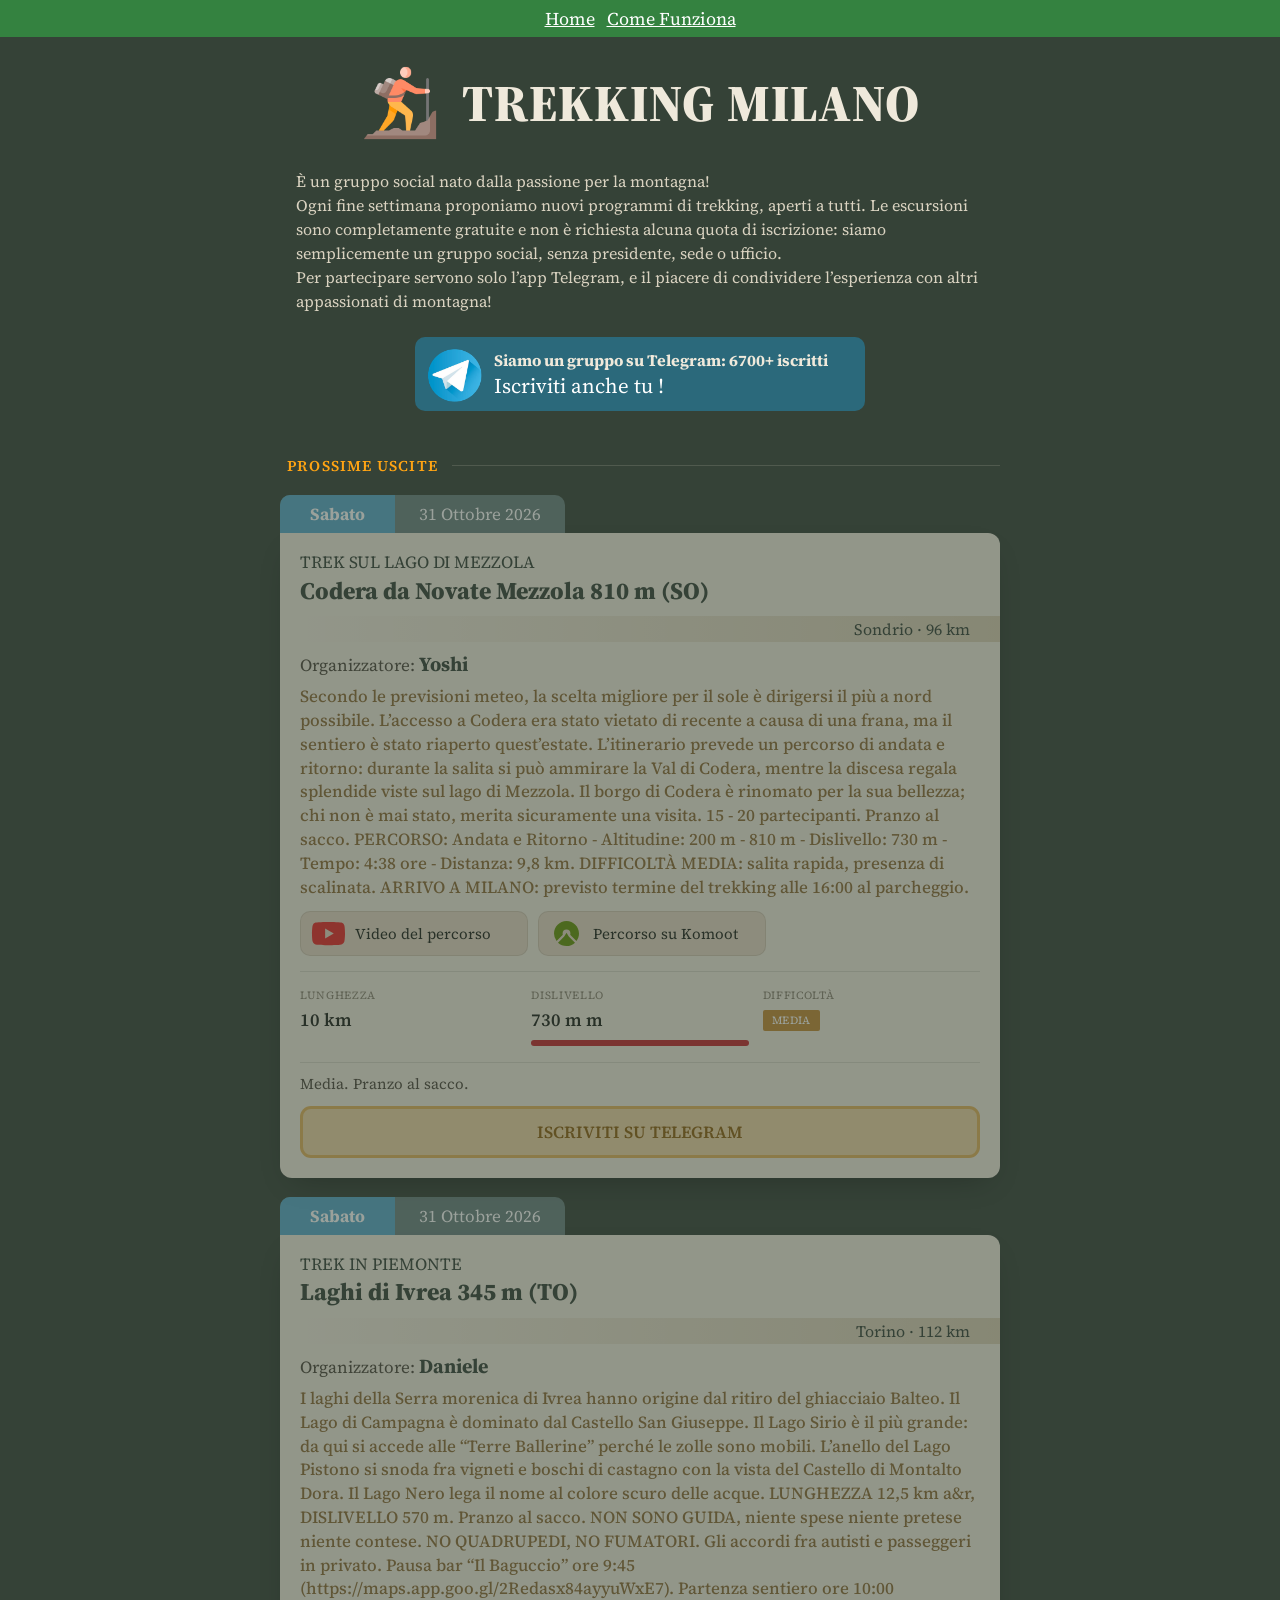
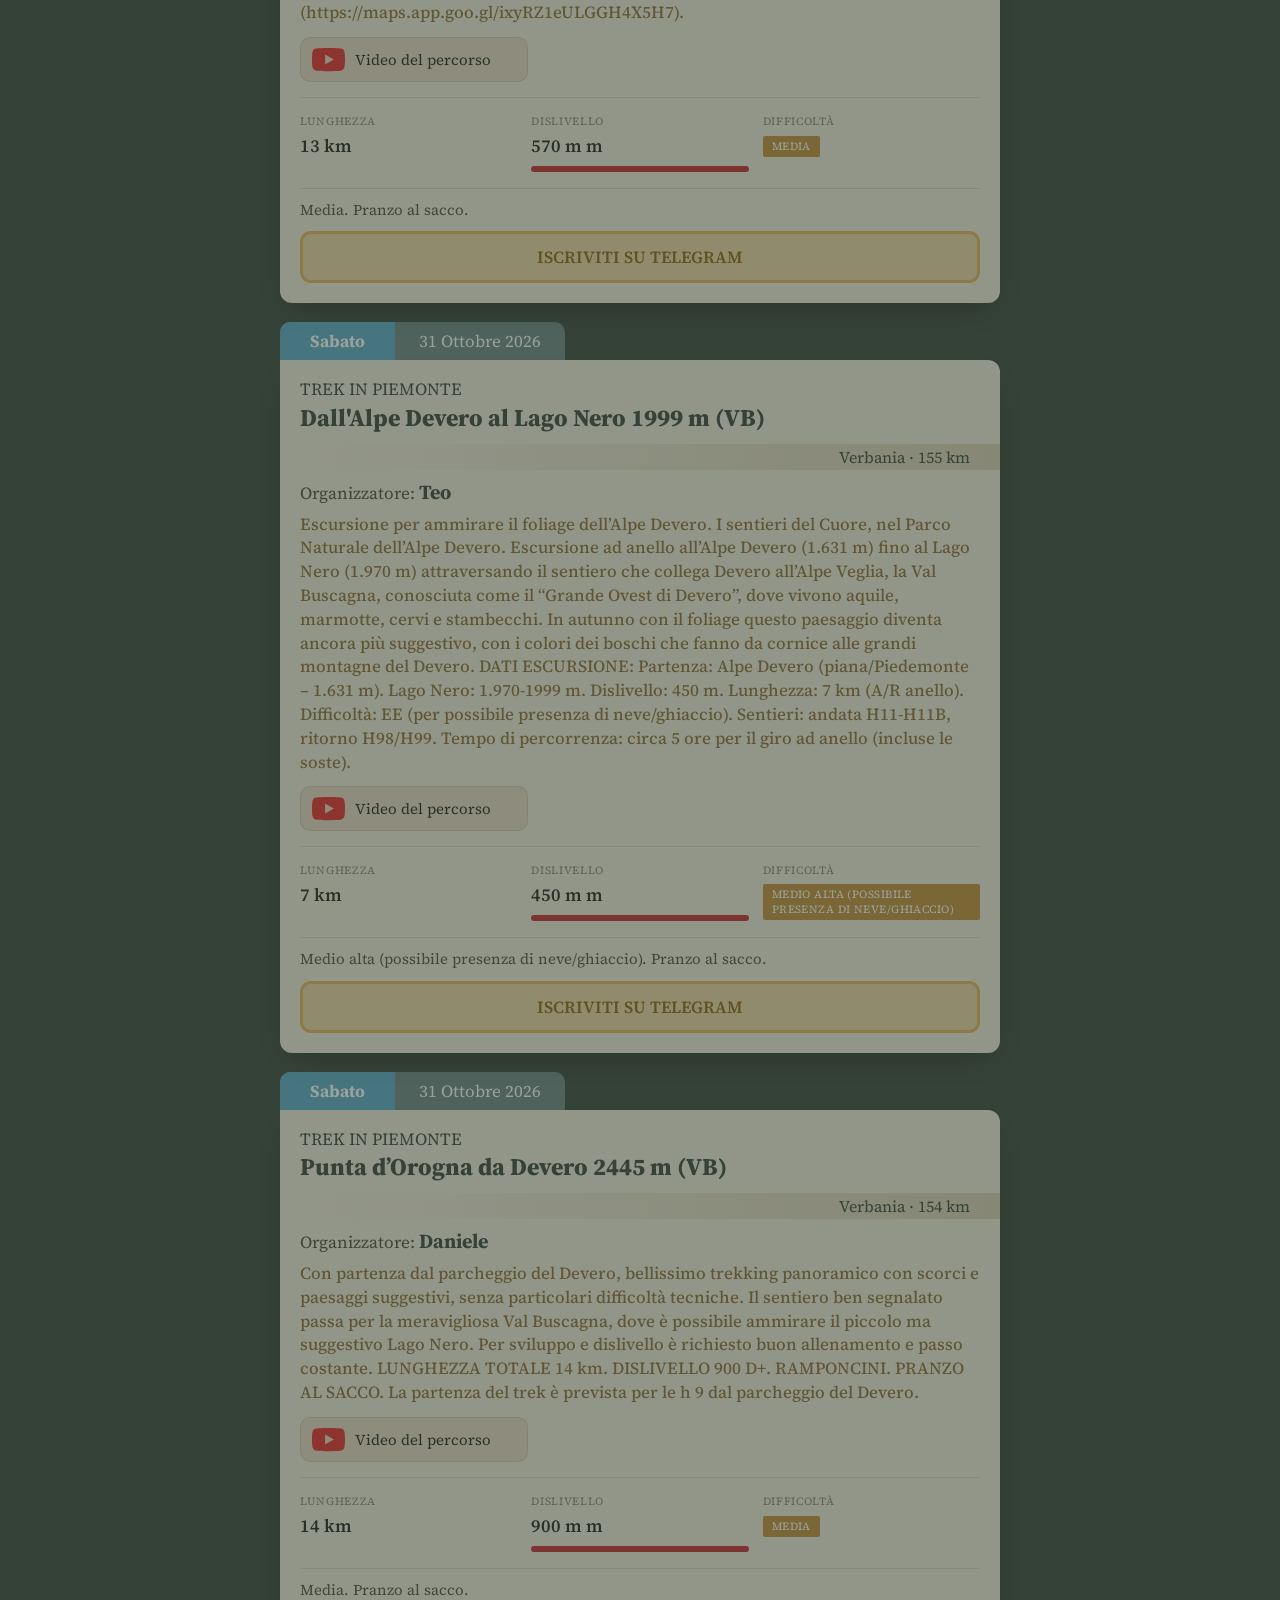
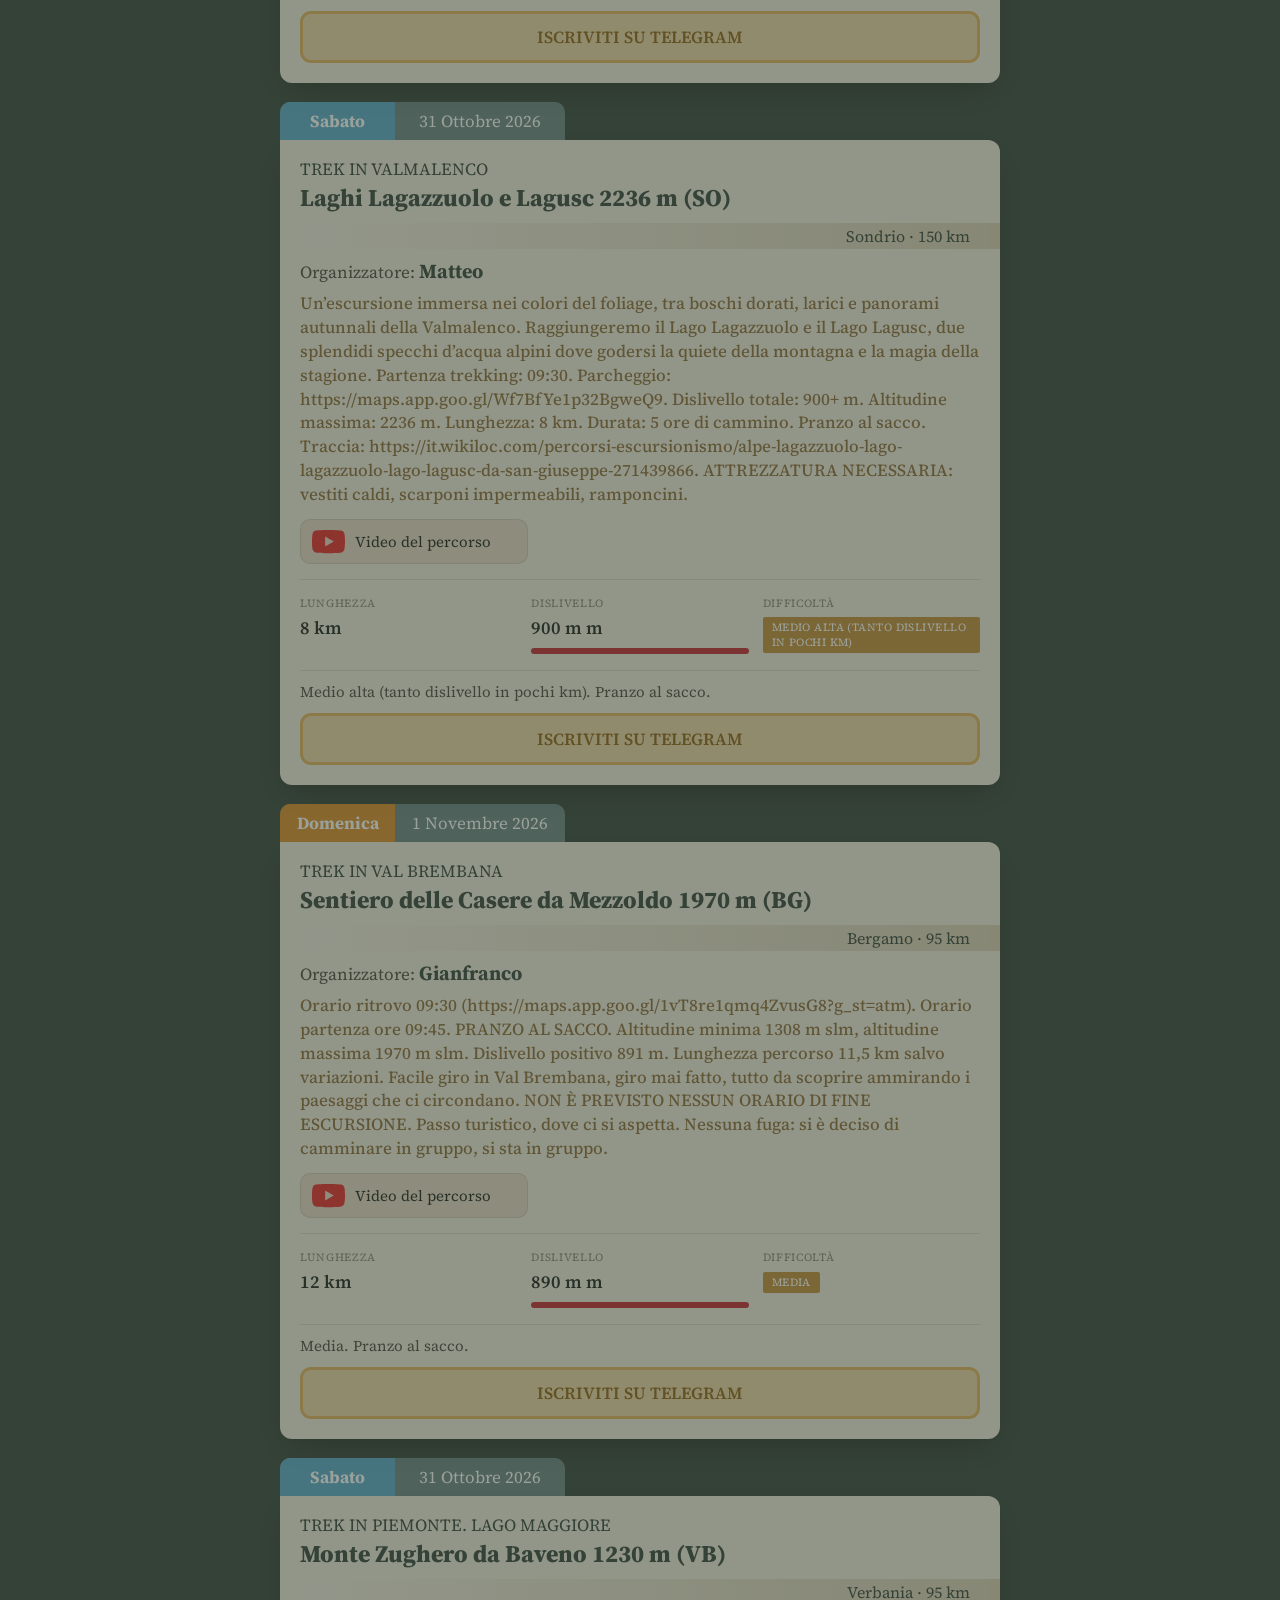
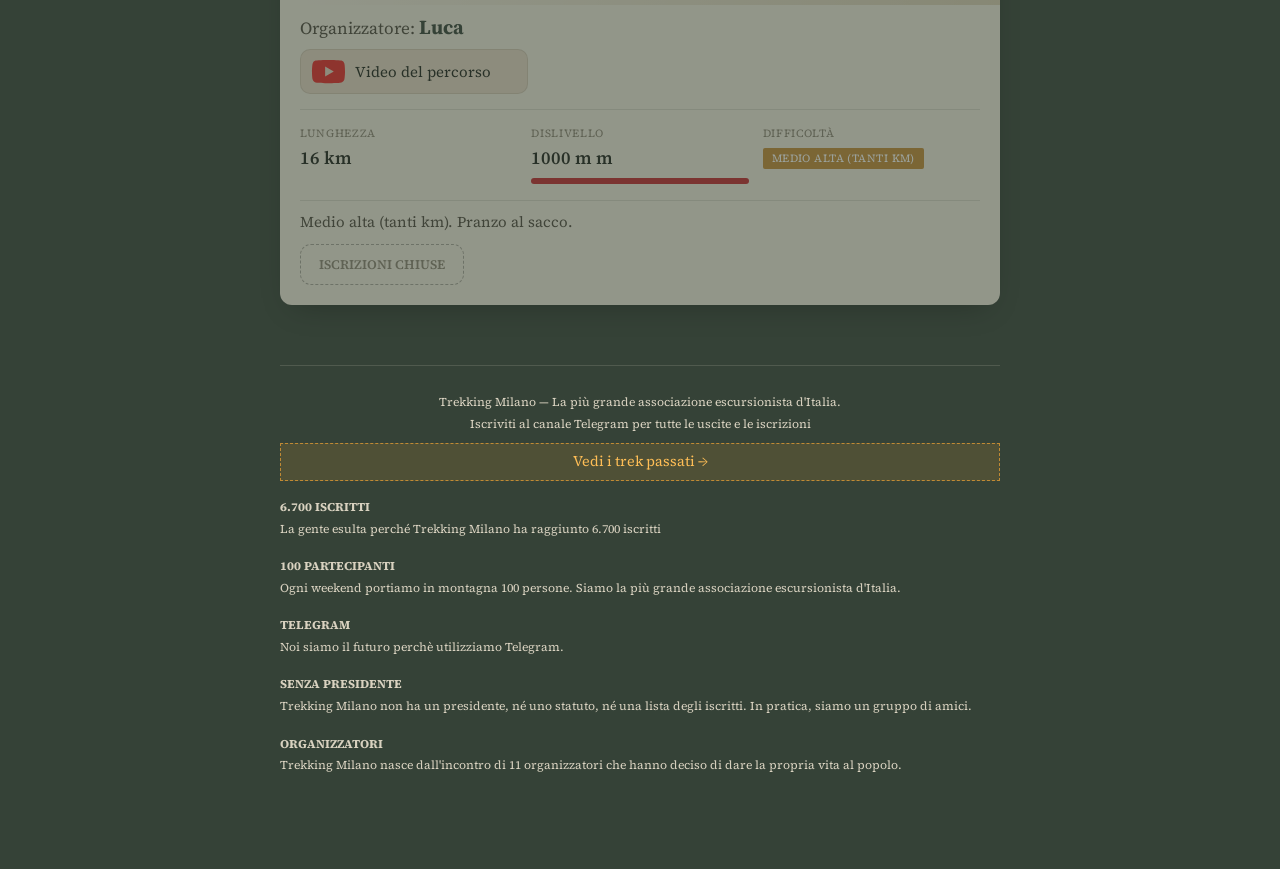
<file: index.html>
<!DOCTYPE html>
<html lang="it">
<head>
<meta charset="UTF-8">
<meta name="viewport" content="width=device-width, initial-scale=1.0">
<title>Trekking Milano</title>
<meta name="description" content="Trekking Milano è un gruppo social, ogni fine settimana proponiamo nuovi programmi di trekking in Lombardia. Le escursioni sono tutte gratuite ed aperte a tutti. ">
<link rel="preconnect" href="https://fonts.googleapis.com">
<link rel="preconnect" href="https://fonts.gstatic.com" crossorigin>
<link href="https://fonts.googleapis.com/css2?family=Source+Serif+4:ital,opsz,wght@0,8..60,200..900;1,8..60,200..900&display=swap" rel="stylesheet">
<link rel="icon" type="image/png" sizes="32x32" href="images/favicon-32x32.png">
<link rel="stylesheet" href="style.css">
</head>
<body>
  <!-- Google tag (gtag.js) -->
<script async src="https://www.googletagmanager.com/gtag/js?id=G-W08KJY8EFF"></script>
<script>
  window.dataLayer = window.dataLayer || [];
  function gtag(){dataLayer.push(arguments);}
  gtag('js', new Date());

  gtag('config', 'G-W08KJY8EFF');
</script>
<header>
  <div class="menu">
    <a href="index.html">Home</a>
    <a href="how-works.html">Come Funziona</a>
  </div>
  <div class="title-header">
    <img src="images/icon_trekking_milano.png" alt="Trekking Milano" >
    <h1>Trekking Milano</h1>
  </div>
  <p class="sub">
  È un gruppo social nato dalla passione per la montagna! <br>
Ogni fine settimana proponiamo nuovi programmi di trekking, aperti a tutti. Le escursioni sono completamente gratuite e non è richiesta alcuna quota di iscrizione: siamo semplicemente un gruppo social, senza presidente, sede o ufficio.<br>
Per partecipare servono solo l’app Telegram, e il piacere di condividere l’esperienza con altri appassionati di montagna!
  </p>
  <a class="sec-telegram" href="https://t.me/TrekMI" target="_blank" rel="noopener">
    <img src="images/telegram.png" alt="Telegram">
    <span class="title main-title">Siamo un gruppo su Telegram: 6700+ iscritti</span>
    <span class="title sub-title">Iscriviti anche tu !</span>
  </a>
</header>

<div class="wrap">
  <div class="week-label"><span>Prossime uscite</span><div class="line"></div></div>

  <div id="notice">
    <div class="notice-title" id="notice-title"></div>
    <div class="notice-msg">Le proposte per weekend saranno pubblicate a qeusto mercoledi</div>
  </div>

  <div id="treks"></div>

  <footer>  
    Trekking Milano — La più grande associazione escursionista d'Italia.<br>
    Iscriviti al canale Telegram per tutte le uscite e le iscrizioni<br>
    <a href="archive.html">Vedi i trek passati →</a>

    <div class="info">
      <h4>6.700 ISCRITTI</h4>
      <p>La gente esulta perché Trekking Milano ha raggiunto 6.700 iscritti</p>
      <h4>100 PARTECIPANTI</h4>
      <p>Ogni weekend portiamo in montagna 100 persone. Siamo la più grande associazione escursionista d'Italia. </p>
      <h4>TELEGRAM</h4>
      <p>Noi siamo il futuro perchè utilizziamo Telegram.  </p>
      <h4>SENZA PRESIDENTE</h4>
      <p>Trekking Milano non ha un presidente, né uno statuto, né una lista degli iscritti. In pratica, siamo un gruppo di amici. </p>
      <h4>ORGANIZZATORI</h4>
      <p>Trekking Milano nasce dall'incontro di 11 organizzatori che hanno deciso di dare la propria vita al popolo. </p>
    </div>
  </footer>
</div>

<script src="common.js"></script>
<script>
/* ------------------------------------------------------------------
   Aggiungi qui i trek della settimana. Ogni oggetto è un'uscita.
   maxDislivello serve solo per scalare la barretta "gauge": tienilo
   fisso (es. 1200) così le barre restano confrontabili di settimana
   in settimana, oppure aggiornalo se hai un'uscita molto più impegnativa.
------------------------------------------------------------------- */
const MAX_DISLIVELLO = 1200;

const oggi = new Date();
const oggiGiorno = oggi.getDay(); // 0=Dom, 1=Lun, 2=Mar, 3=Mer, 4=Gio, 5=Ven, 6=Sab
const oggiIso = `${oggi.getFullYear()}-${String(oggi.getMonth() + 1).padStart(2, '0')}-${String(oggi.getDate()).padStart(2, '0')}`;
const notice = document.getElementById('notice');
if (notice) notice.hidden = !(oggiGiorno >= 1 && oggiGiorno <= 3);
const noticeTitle = document.getElementById('notice-title');
if (noticeTitle) noticeTitle.textContent = `Oggi è ${formatWeekday(oggiIso)}`;

let TREKS = [];

const DIFF_COLORS = {
  "facile": "#4caf6a",
  "medio facile": "#7fae3f",
  "media": "#c08a34",
  "medio alta": "#c1272d",
  "alta": "#8f1f24"
};

function diffColor(diff){
  const key = diff.toLowerCase().trim();
  return DIFF_COLORS[key] || "#c08a34";
}

function isExpired(dataIso){
  if (!dataIso) return false;
  const [year, month, day] = dataIso.split('-').map(Number);
  const dataTrek = new Date(year, month - 1, day, 23, 59, 59, 999);
  return dataTrek < new Date();
}

async function loadTreks(){
  const response = await fetch('./this_week_trek.json');
  if (!response.ok) {
    throw new Error(`Unable to load trek data: ${response.status}`);
  }
  TREKS = await response.json();
  renderTreks();
}

function renderTreks(){
  const container = document.getElementById('treks');
  container.innerHTML = TREKS.map(t => {
    const pct = Math.min(100, Math.round((t.dislivello / MAX_DISLIVELLO) * 100));
    const diffLabel = t.note ? `${t.difficolta} (${t.note})` : t.difficolta;
    const descrizione = typeof t.descrizione === 'string' && t.descrizione.trim().toLowerCase() !== 'null'
      ? t.descrizione.trim()
      : '';
    return `
      <article class="card ${isExpired(t.data_iso) ? ' expired' : ''}">
        <div class="card-top">
            <span class="day-name ${dayClass(t.data_iso, t.giorno)}">${formatWeekday(t.data_iso, t.giorno)}</span>
            <span class="date">${formatDate(t.data_iso, t.giorno)}</span>
        </div>
        <h2>${t['sub-titolo']}</h2>
        <h3>${t.titolo}</h3>
        <div class="prov">${t.provincia} · ${t.distanza}</div>
        <p class="organizer">Organizzatore: <b>${t.organizzatore}</b></p>
        ${descrizione ? `<p class="peak">${descrizione}</p>` : ''}

        <div class="actions">
          ${t.youtube ? `<a class="btn-link btn-youtube" title="Open Youtube" href="${t.youtube}" target="_blank" rel="noopener"><span class="icon icon-youtube" aria-hidden="true"></span>Video del percorso</a>` : ''}
          ${t.komoot_link ? `<a class="btn-link btn-komoot" title="Open Komoot" href="${t.komoot_link}" target="_blank" rel="noopener"><span class="icon icon-komoot" aria-hidden="true"></span>Percorso su Komoot</a>` : ''}
        </div>
        
        <div class="stats">
          <div class="stat">
            <div class="k">Lunghezza</div>
            <div class="v">${t.lunghezza}</div>
          </div>
          <div class="stat">
            <div class="k">Dislivello</div>
            <div class="v">${t.dislivello} m</div>
            <div class="gauge"><i style="width:${pct}%"></i></div>
          </div>
          <div class="stat">
            <div class="k">Difficoltà</div>
            <span class="diff" style="background:${diffColor(t.difficolta)}">${t.difficolta}</span>
          </div>
        </div>

        <p class="meta-line">${diffLabel}. ${t.pranzo}.</p>

        
          ${t.iscrizione
            ? `<a class="btn btn-primary" href="${t.iscrizione}" target="_blank" rel="noopener">Iscriviti su Telegram</a>`
            : `<span class="btn btn-disabled">${t.iscrizioneTesto || 'Iscrizioni chiuse'}</span>`
          }
        
      </article>
    `;
  }).join('');
}

loadTreks().catch(error => {
  console.error(error);
});
</script>

</body>
</html>
</file>
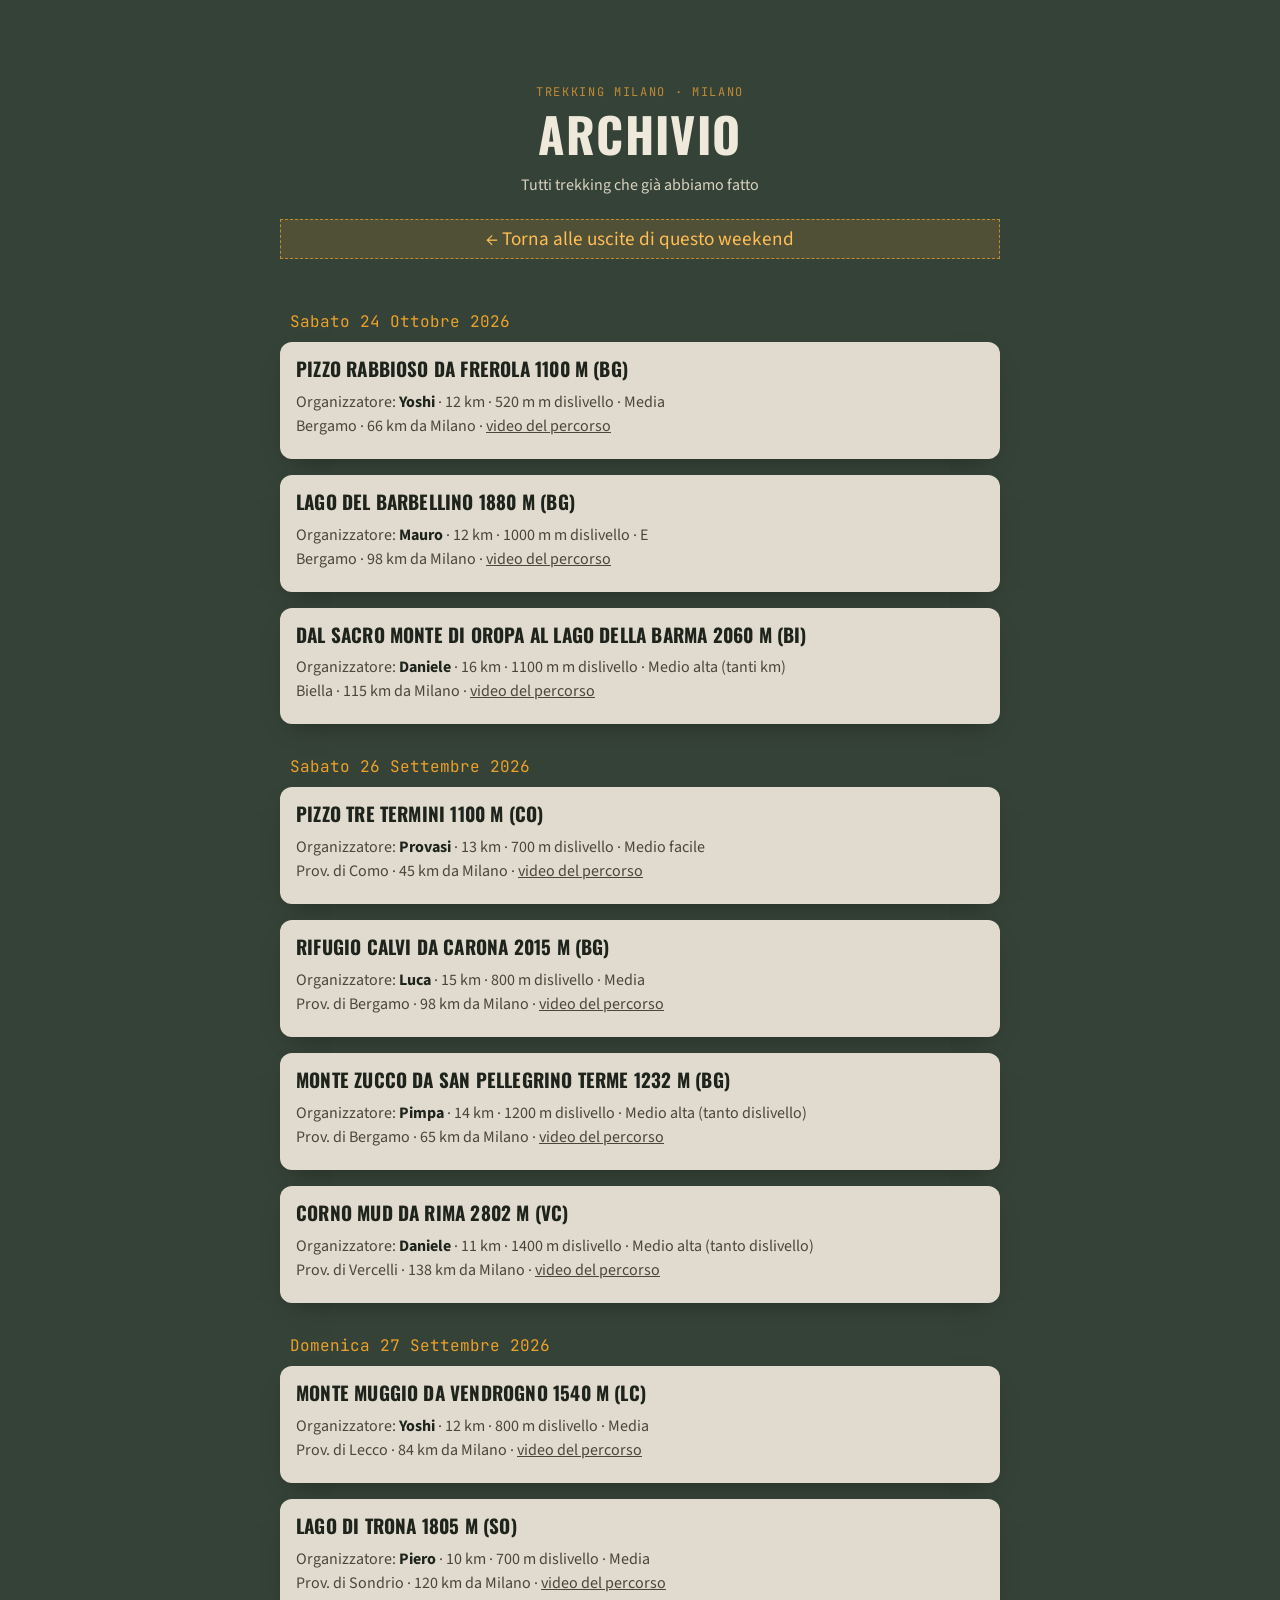
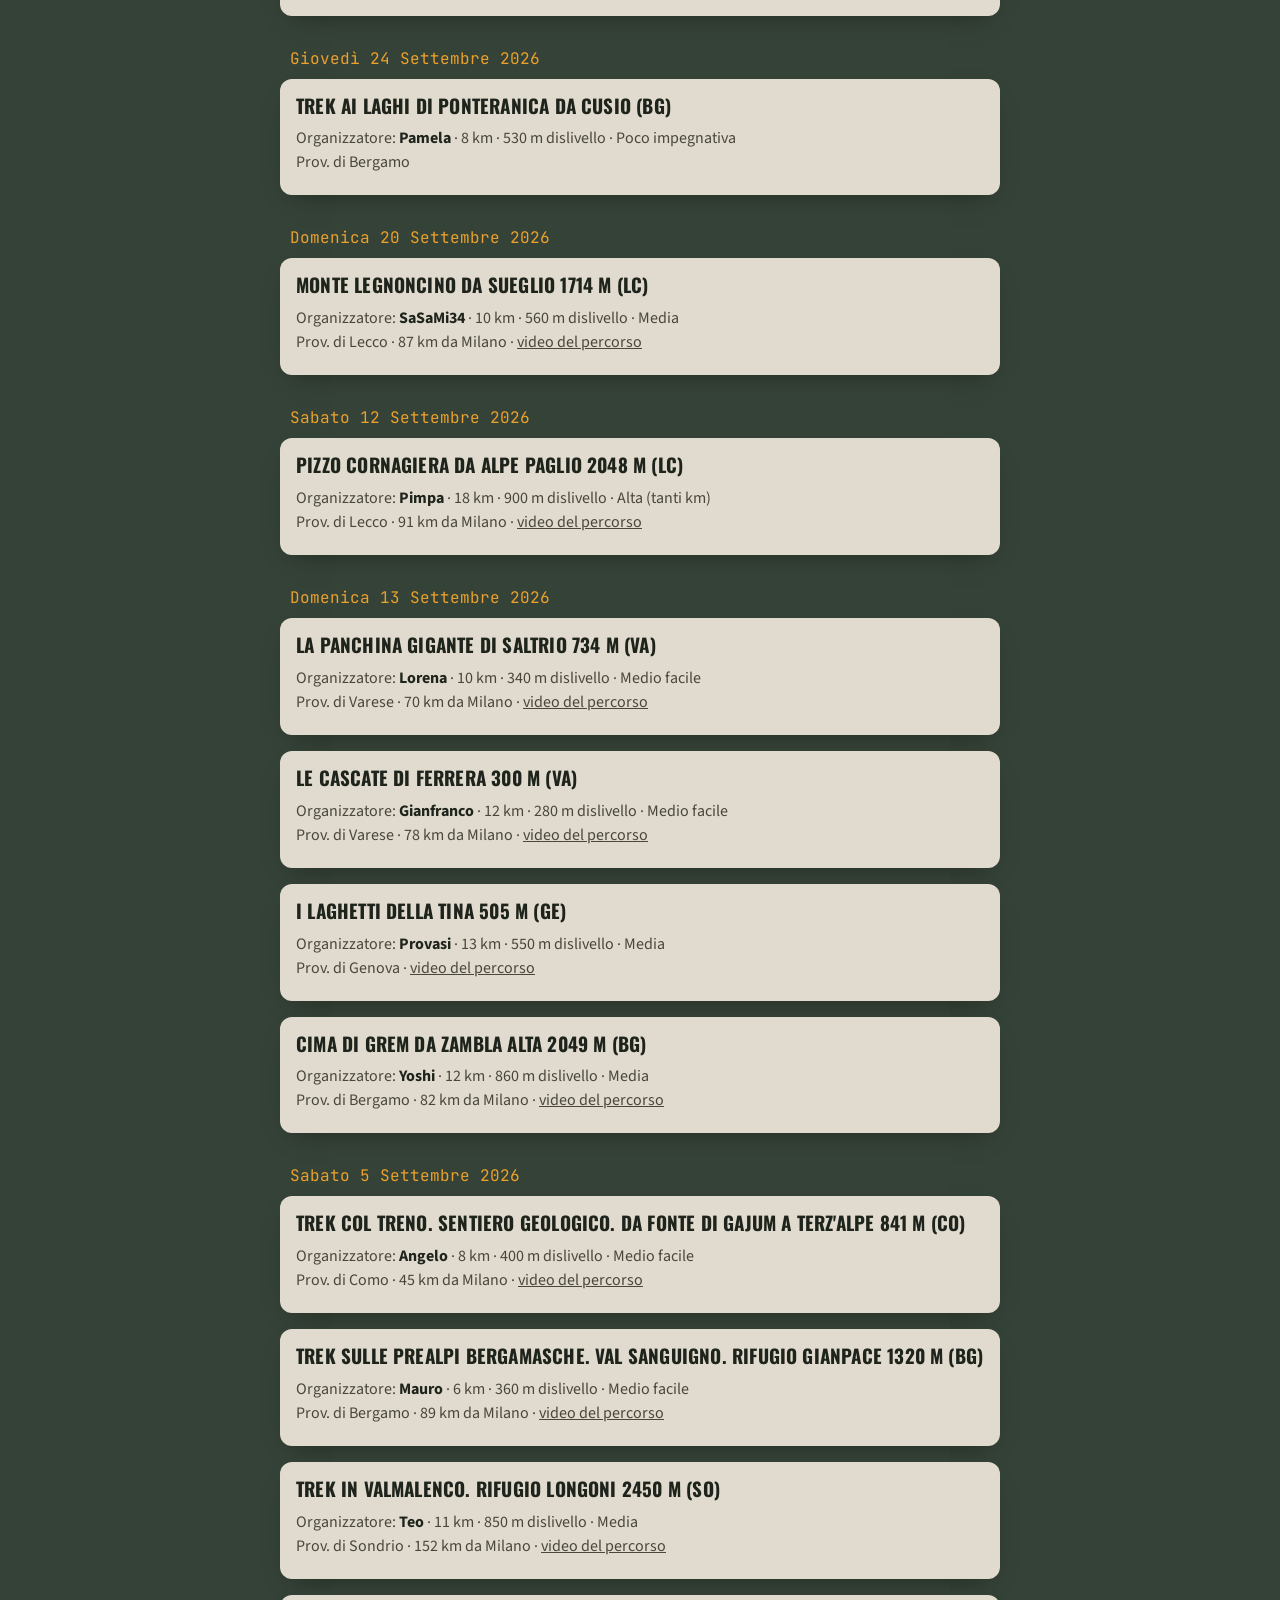
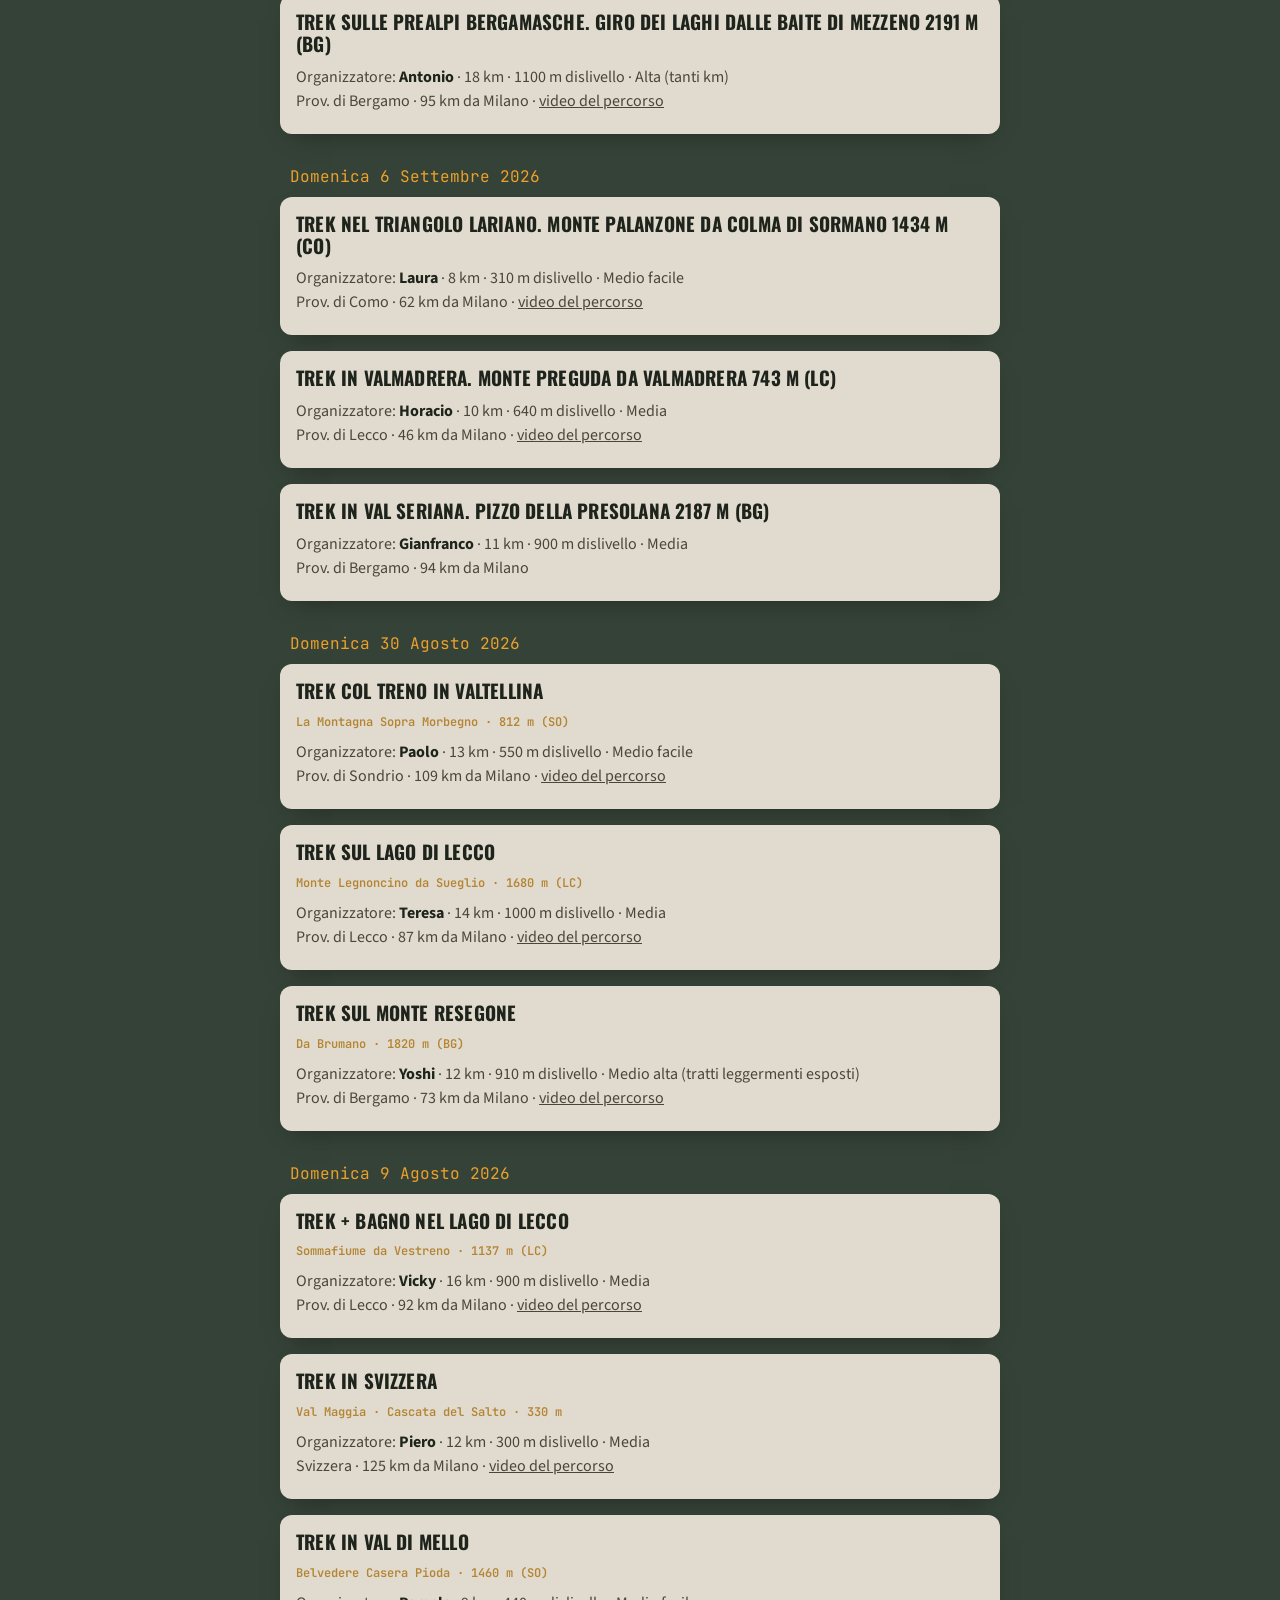
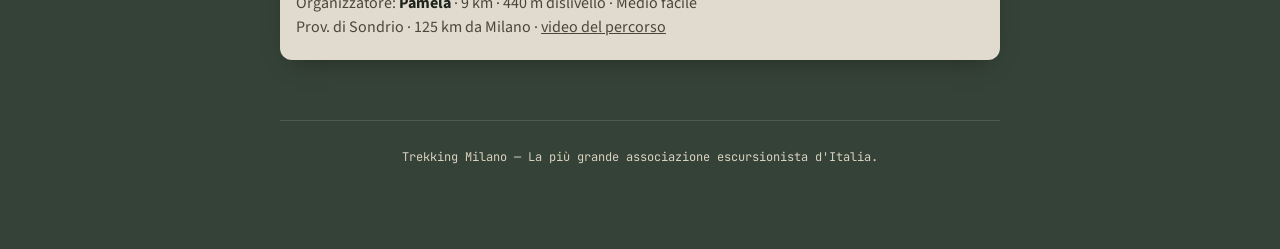
<file: archive.html>
<!DOCTYPE html>
<html lang="it">
<head>
<meta charset="UTF-8">
<meta name="viewport" content="width=device-width, initial-scale=1.0">
<title>TrekMI — Archivio trek</title>
<meta name="description" content="Tutte le uscite passate della community TrekMI di Milano.">
<link rel="preconnect" href="https://fonts.googleapis.com">
<link rel="preconnect" href="https://fonts.gstatic.com" crossorigin>
<link href="https://fonts.googleapis.com/css2?family=Oswald:wght@500;600;700&family=JetBrains+Mono:wght@400;600&family=Source+Sans+3:wght@400;500;600&display=swap" rel="stylesheet">
<link rel="stylesheet" href="archive.css">
<script src="common.js"></script>
</head>
<body>
<header class="hero">
  <div class="blaze" aria-hidden="true"></div>
  <p class="eyebrow">Trekking Milano · Milano</p>
  <h1>Archivio</h1>
  <p class="sub">Tutti trekking che già abbiamo fatto</p>
  <a class="back-link" href="index.html">← Torna alle uscite di questo weekend</a>
</header>
<div class="wrap">
  <div id="archivio"></div>
  <footer>Trekking Milano — La più grande associazione escursionista d'Italia.</footer>
</div>
<script>

let ARCHIVIO = [];

async function loadArchivio(){
  const response = await fetch('./archivio_trek.json');
  if (!response.ok) {
    throw new Error(`Unable to load archive data: ${response.status}`);
  }
  ARCHIVIO = await response.json();
  renderArchivio();
}

function renderArchivio(){
  const container = document.getElementById('archivio');
  if (!ARCHIVIO.length){
    container.innerHTML = '<p class="empty">Ancora nessun trek in archivio.</p>';
    return;
  }
  const settimane = [];
  const indice = new Map();
  ARCHIVIO.forEach(t => {
    const chiave = t.data_iso || t.giorno;
    if (!indice.has(chiave)){
      indice.set(chiave, { dataIso: t.data_iso, giorno: t.giorno, treks: [] });
      settimane.push(indice.get(chiave));
    }
    indice.get(chiave).treks.push(t);
  });

  container.innerHTML = settimane.map(s => `
    <section class="settimana">
      <div class="week-label">${formatWeekday(s.dataIso, s.giorno)} ${formatDate(s.dataIso, s.giorno)}</div>
      <div class="lista">
        ${s.treks.map(t => `
          <article class="card">
            <h2>${t.titolo}</h2>
            ${t.monte ? `<p class="peak">${t.monte}</p>` : ''}
            <p class="meta">
              Organizzatore: <b>${t.organizzatore}</b> ·
              ${t.lunghezza} · ${t.dislivello} m dislivello · ${t.difficolta}${t.note ? ' (' + t.note + ')' : ''}<br>
              ${t.provincia}${t.distanza ? ' · ' + t.distanza : ''}
              ${t.youtube ? `· <a href="${t.youtube}" target="_blank" rel="noopener">video del percorso</a>` : ''}
            </p>
          </article>
        `).join('')}
      </div>
    </section>
  `).join('');
}

loadArchivio().catch(error => {
  console.error(error);
  document.getElementById('archivio').innerHTML = '<p class="empty">Errore nel caricamento dell\'archivio.</p>';
});
</script>
</body>
</html>
</file>
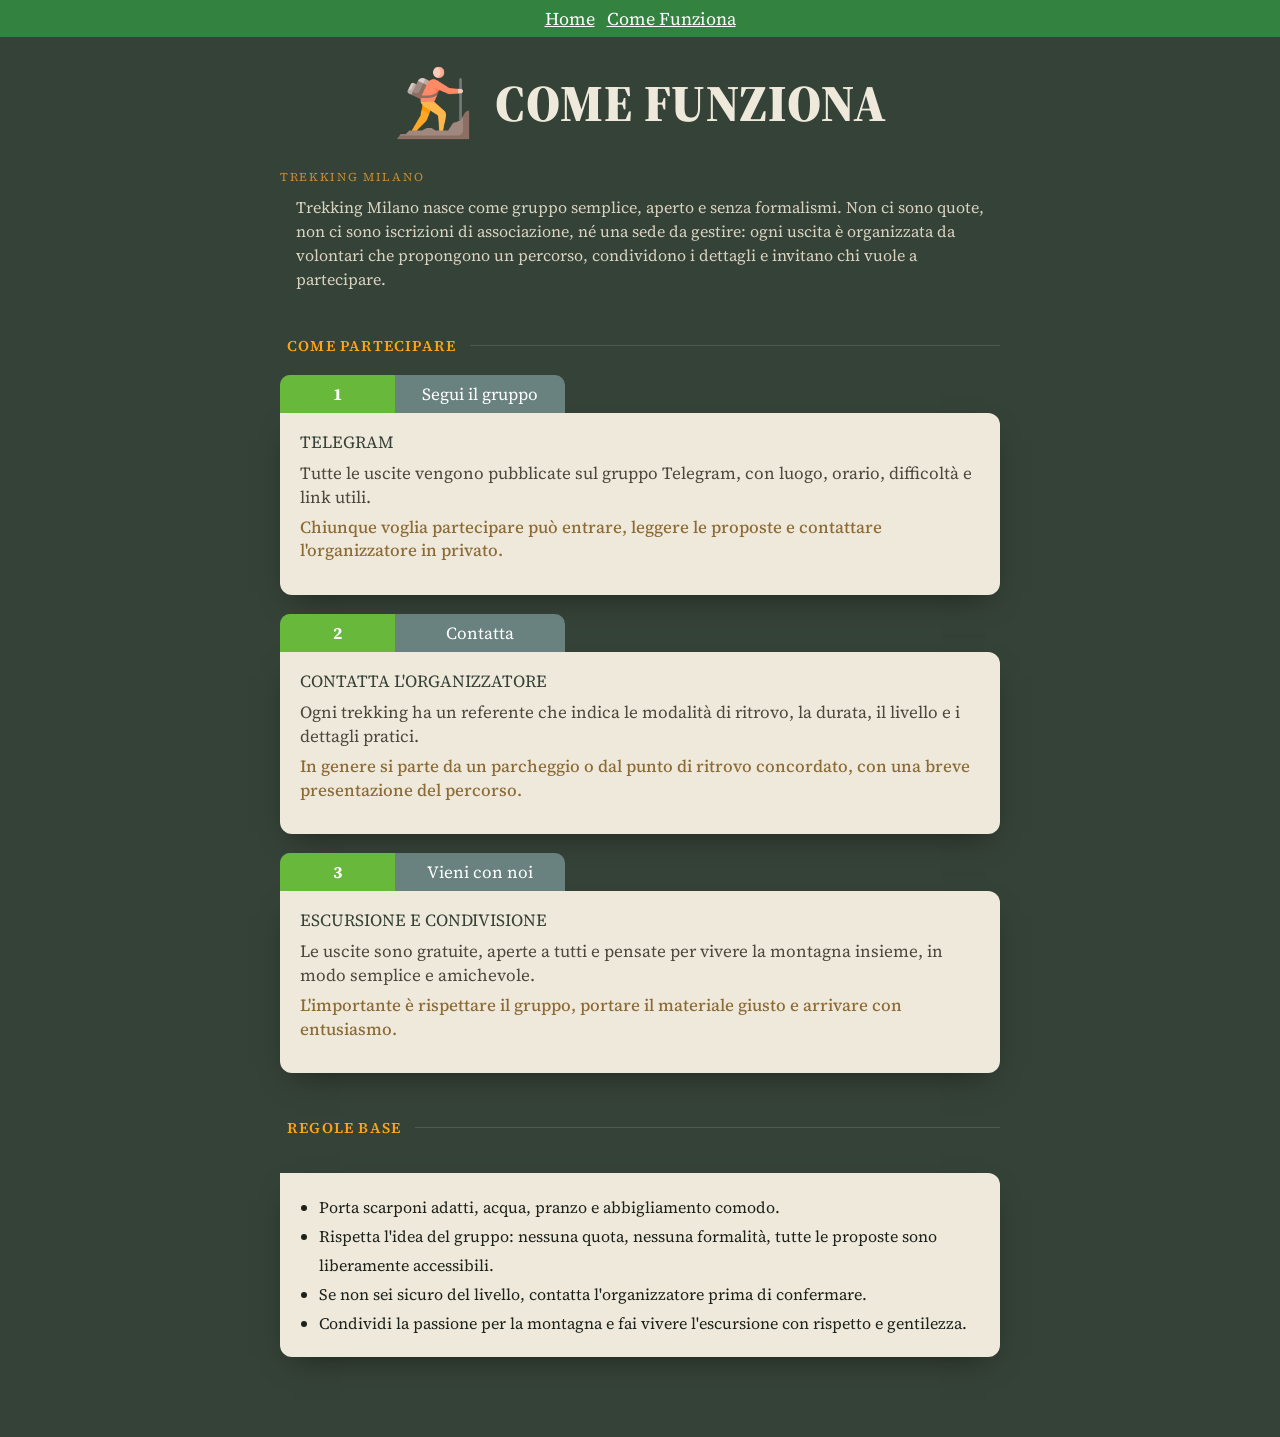
<file: how-works.html>
<!DOCTYPE html>
<html lang="it">
<head>
  <meta charset="UTF-8">
  <meta name="viewport" content="width=device-width, initial-scale=1.0">
  <title>Come Funziona | Trekking Milano</title>
  <meta name="description" content="Scopri come funziona Trekking Milano: uscite settimanali, gruppo Telegram, organizzazione semplice e aperta a tutti.">
  <link rel="preconnect" href="https://fonts.googleapis.com">
  <link rel="preconnect" href="https://fonts.gstatic.com" crossorigin>
  <link href="https://fonts.googleapis.com/css2?family=Source+Serif+4:ital,opsz,wght@0,8..60,200..900;1,8..60,200..900&display=swap" rel="stylesheet">
  <link rel="icon" type="image/png" sizes="32x32" href="images/favicon-32x32.png">
  <link rel="stylesheet" href="style.css">
</head>
<body>
  <header class="hero">
    <div class="menu">
      <a href="index.html">Home</a>
      <a href="how-works.html">Come Funziona</a>
    </div>

    <div class="title-header">
      <img src="images/icon_trekking_milano.png" alt="Trekking Milano">
      <h1>Come Funziona</h1>
    </div>
  </header>

  <main class="wrap">
    <section>
      <p class="eyebrow">Trekking Milano</p>
      <p class="sub">
        Trekking Milano nasce come gruppo semplice, aperto e senza formalismi. Non ci sono quote, non ci sono iscrizioni di associazione, né una sede da gestire: ogni uscita è organizzata da volontari che propongono un percorso, condividono i dettagli e invitano chi vuole a partecipare.
      </p>
    </section>

    <div class="week-label"><span>Come partecipare</span><div class="line"></div></div>

    <div id="treks">
      <article class="card">
        <div class="card-top">
          <span class="day-name">1</span>
          <span class="date">Segui il gruppo</span>
        </div>
        <h2>Telegram</h2>
        <p class="organizer">Tutte le uscite vengono pubblicate sul gruppo Telegram, con luogo, orario, difficoltà e link utili.</p>
        <p class="peak">Chiunque voglia partecipare può entrare, leggere le proposte e contattare l'organizzatore in privato.</p>
      </article>

      <article class="card">
        <div class="card-top">
          <span class="day-name">2</span>
          <span class="date">Contatta</span>
        </div>
        <h2>Contatta l'organizzatore</h2>
        <p class="organizer">Ogni trekking ha un referente che indica le modalità di ritrovo, la durata, il livello e i dettagli pratici.</p>
        <p class="peak">In genere si parte da un parcheggio o dal punto di ritrovo concordato, con una breve presentazione del percorso.</p>
      </article>

      <article class="card">
        <div class="card-top">
          <span class="day-name">3</span>
          <span class="date">Vieni con noi</span>
        </div>
        <h2>Escursione e condivisione</h2>
        <p class="organizer">Le uscite sono gratuite, aperte a tutti e pensate per vivere la montagna insieme, in modo semplice e amichevole.</p>
        <p class="peak">L'importante è rispettare il gruppo, portare il materiale giusto e arrivare con entusiasmo.</p>
      </article>
    </div>

    <div class="week-label"><span>Regole base</span><div class="line"></div></div>

    <div class="card">
      <ul style="margin:0; padding-left:1.2rem; line-height:1.8; color:#1d211a;">
        <li>Porta scarponi adatti, acqua, pranzo e abbigliamento comodo.</li>
        <li>Rispetta l'idea del gruppo: nessuna quota, nessuna formalità, tutte le proposte sono liberamente accessibili.</li>
        <li>Se non sei sicuro del livello, contatta l'organizzatore prima di confermare.</li>
        <li>Condividi la passione per la montagna e fai vivere l'escursione con rispetto e gentilezza.</li>
      </ul>
    </div>

  </main>
</body>
</html>
</file>
<file: style.css>
:root{
  --pine-950:#131c15;
  --pine-900:#1b271d;
  --pine-800:#233026;
  --paper:#efe9db;
  --paper-dim:#d9d2c0;
  --cai-red:#c1272d;
  --cai-red-dim:#8f1f24;
  --ochre:#c08a34;
  --ink:#1d211a;
  --line: rgba(239,233,219,0.14);
}

*{box-sizing:border-box;}
html{scroll-behavior:smooth;}
body{
  margin:0;
  background-color:#354237;
  color:var(--paper);
  font-family:"Source Serif 4", serif;
  -webkit-font-smoothing:antialiased;
}
a{color:inherit;}

.wrap{max-width:760px;margin:0 auto;padding:0 20px 80px;}


.title-header{
  display: flex;
  align-items: center;
  justify-content: center;
  gap: 22px;
}
.title-header img{width:80px;height:80px;}

.title-header h1{ 
    text-align: left;
    text-transform: uppercase;
    font-weight: 900;
     letter-spacing: .02em; 
    font-size: clamp(34px, 7vw, 52px);
    line-height: 1.2;
}
header{
  text-align:center;
  position:relative;
  overflow:hidden;
}

header .menu{
    display: flex;
    gap: 12px;
    justify-content: center;
    background-color: rgb(52 130 64);
    color: white;
    padding-top: 6px;
    padding-bottom: 6px;
    font-size: 18px;
}


.blaze{
  display:inline-flex;
  align-items:center;
  gap:2px;
  margin-bottom:22px;
}
.blaze span{
  display:block; width:26px; height:9px;
}
.blaze .g{background:green;}
.blaze .w{background:white;}
.blaze .r{background:red;}
  
.eyebrow{
  
  letter-spacing:.14em;
  text-transform:uppercase;
  font-size:12px;
  color:var(--ochre);
  margin:0 0 10px;
}



.sub{
    color: var(--paper-dim);
    font-size: 16px;
    max-width: 86ch;
    margin: 0 auto 24px;
    line-height: 1.5;
    text-align: left;
}

.tg-badge{
  display:inline-flex;
  align-items:center;
  gap:10px;
  
  font-size:13px;
  background:var(--pine-800);
  border:1px solid var(--line);
  padding:9px 16px;
  border-radius:2px;
}
.tg-badge b{color:var(--paper);}
.tg-badge .dot{width:6px;height:6px;background:#4caf6a;border-radius:50%;display:inline-block;}

.sec-telegram{
    position: relative;
    display: block;
    max-width: 450px;
    margin: 0 auto;
    padding: 12px 14px 11px;
    color: var(--paper);
    background: #2a718ad4;
    /* border: 3px solid rgb(43 91 101); */
    border-radius: 10px;
    text-decoration: none;  
}
.sec-telegram img{
    position: absolute;
    left: 12px;
    top: 11px;
    width: 56px;
    height: 55px;
}
.sec-telegram .title{
  text-align:left;
  padding-left:65px;
  display:block;
  
}
.sec-telegram .title.main-title{
   font-size:16px;
  font-weight: 700;
}
.sec-telegram .title.sub-title{
  margin:0;
  color:white;
  font-size:21px;
}

.week-label{
  display:flex;
  align-items:center;
  gap:14px;
  margin:44px 0 22px;
}
.week-label .line{flex:1;height:1px;background:var(--line);}
.week-label span{
  text-transform: uppercase;
  letter-spacing: 0.08em;
  font-size: 15px;
  font-weight: 600;
  color: #ffa413;
  white-space: nowrap;
  margin-left: 7px;
}

#treks{display:flex;flex-direction:column;gap:22px;}
.card{
  background:var(--paper);
  color:var(--ink);
  border-radius:12px;
  border-top-left-radius:0;
  padding:20px 20px;
  margin-top:35px;
  position:relative;
  box-shadow:0 12px 30px -14px rgba(0,0,0,0.55);
}

.card.expired{
  opacity: 0.5;
}

.card-top{
    position: absolute;
    top: -38px;
    /* height: 35px; */
    border-top-left-radius:10px;
    border-top-right-radius:10px;
    line-height: 38px;
    left: 0;
    display: flex;
    /* justify-content: space-between; */
    /* align-items: flex-start; */
    margin-bottom: 6px;
    background-color: #8cacb099;
}

.day-name {
    min-width: 115px;
    text-align: center;
    background-color: #68b83c;
    color: white;
    font-weight: 700;
    font-size: 17px;
   border-top-left-radius:10px;
}
.day-name.sat{background:#57a8c8}
.day-name.dom{background:#da8c28}
.date {
    min-width: 170px;
    text-align: center;
    font-size: 17px;
    font-weight: 400;
    color:white;
}
.day-tag{
    font-size: 15px;
    color: white;
    font-weight: 600;
    background: #bfa160;
    padding: 14px 20px 9px 21px;
    margin-top: -20px;
    margin-left: -20px;
    border-bottom-right-radius: 12px;
    border-top-left-radius: 12px;
    box-shadow: inset -1px -1px 5px #0000003f;
}

.day-tag.sat{background:#3eb0cc}
.day-tag.dom{background:#df5941}
.prov{
font-size: 16px;
    color: #354237;
    margin-top: -5px;
    margin-top: 12px;
    margin-right: -20px;
    background: linear-gradient(90deg, rgba(255, 255, 255, 0) 0%, #76510030 100%);
    padding: 2px 30px 2px 10px;
    text-align: right;
}

h2{
  font-weight: 400;
  text-transform:uppercase;
  font-size:17px;
  line-height:1.15;
  margin:0 0 4px;
  color:#354237

}

h3{
    font-weight: 800;
    font-size: 24px;
    line-height: 1.15;
    margin: 0 0 4px;
    color:#354237
}
.peak{
    font-size: 17px;
    color: #8c6b36;
    font-weight: 500;
    margin-top: 7px;
    margin-bottom: 12px;
    line-height: 1.4em;
}
.organizer{
  font-size:17px;
  color:#4c473b;
  margin-top: 8px;
  margin-bottom: 5px;
}
.organizer b{
  color:#354237;
  font-size:20px;
}

.stats{
  display:grid;
  grid-template-columns:repeat(3,1fr);
  gap:14px;
  border-top:1px solid rgba(29,33,26,0.12);
  border-bottom:1px solid rgba(29,33,26,0.12);
  padding:16px 0;
}
.stat .k{
  font-size:11px;
  text-transform:uppercase;
  letter-spacing:.06em;
  color:#8a8371;
  margin-bottom:4px;
}
.stat .v{
  font-size:18px;
  font-weight:600;
}

.gauge{
  height:6px;
  background:rgba(29,33,26,0.1);
  border-radius:3px;
  margin-top:8px;
  overflow:hidden;
}
.gauge > i{
  display:block; height:100%;
  background:var(--cai-red);
}

.diff{
  display:inline-block;
  font-size:11px;
  text-transform:uppercase;
  letter-spacing:.04em;
  padding:3px 9px;
  border-radius:2px;
  color:#fff;
  margin-top:2px;
}

.meta-line{
    font-size: 15px;
    color: #4c473b;
    margin-top: 10px;
    margin-bottom: 10px;
    line-height: 1.5;
}

.actions{
  display:flex; gap:10px; flex-wrap:wrap;
    margin-top: 8px;
    margin-bottom: 15px;
}
.btn{
  font-size:13px;
  text-transform:uppercase;
  text-decoration:none;
  padding:11px 18px;
  border-radius:2px;
  font-weight:600;
  display:inline-flex;
  align-items:center;
  gap:8px;
   border-radius: 11px;
}
.btn-primary{
    color: #8e6011;
    border: 3px solid #dba740bf;
    background-color: #e4991045;
    display: block;
    width: 100%;
    text-align: center;
    font-size: 17px;
   }
.btn-ghost{background:transparent; color:var(--ink); border:1px solid rgba(29,33,26,0.3);}
.btn-disabled{
  background:transparent;
  color:#8a8371;
  border:1px dashed rgba(29,33,26,0.35);
  cursor:default;
}

.btn-link{
    display: inline-flex;
    min-width: 228px;
    min-height: 45px;
    align-items: center;
    gap: 9px;
    font-size: 15px;
    text-decoration: none;
    color: var(--ink);
    padding: 4px 12px 4px 10px;
    border-radius: 10px;
    border: 1px solid rgba(29, 33, 26, 0.1);
    background-color: #b180532e;
}

.icon{
  display:inline-block;
  min-width: 35px;
  flex:0 0 auto;
  background-color:currentColor;
  -webkit-mask-position:center;
  mask-position:center;
  -webkit-mask-repeat:no-repeat;
  mask-repeat:no-repeat;
  -webkit-mask-size:contain;
  mask-size:contain;
}
.icon-youtube{
  -webkit-mask-image:url('images/icon-youtube.svg');
  mask-image:url('images/icon-youtube.svg');
  color:#e72727;
  width:35px;
  height:35px;
}
.icon-komoot{
  -webkit-mask-image:url('images/icon-komoot.svg');
  mask-image:url('images/icon-komoot.svg');
  color:#639008;
  width:25px;
  height:25px;

}
footer{
  text-align:center;
  margin-top:60px;
  padding-top:26px;
  border-top:1px solid var(--line);
  font-size:12px;
  color:var(--paper-dim);
  line-height:1.8;
}
footer a{
    display: block;
    margin-top: 8px;
    padding: 5px;
    color: #ffbe56;
    font-size: larger;
    background-color: #c08a3430;
    text-decoration: none;
    border: 1px dashed var(--ochre);
}

footer .info h4{
  text-align:left;
  margin-bottom: 0;
}


footer .info p{
  margin-top: 0;
  text-align:left;
}

@media (max-width:480px){
  .stats{grid-template-columns:1fr 1fr;}
  .stat:last-child{grid-column:1 / -1;}
}



#notice{
  padding: 12px 20px;
  margin-bottom: 22px;
  background: var(--pine-800);
  border-radius: 10px;
  box-shadow: inset 0 0 12px #0000003f;
}
.notice-title{
  font-size: 19px;
  font-weight: 600;
  color: #75c687;
  
}
.notice-msg{
  margin-top: 2px;
  color: var(--paper-dim);
  font-size: 17px;
  line-height: 1.5;
}
</file>
<file: archive.css>
:root {
  --pine-950: #131c15;
  --pine-900: #1b271d;
  --pine-800: #233026;
  --paper: #efe9db;
  --paper-dim: #d9d2c0;
  --cai-red: #c1272d;
  --cai-red-dim: #8f1f24;
  --ochre: #c08a34;
  --ink: #1d211a;
  --line: rgba(239, 233, 219, 0.14);
}

* {
  box-sizing: border-box;
}

body {
  margin: 0;
  background-color:#354237 ;
  color: var(--paper);
  font-family: 'Source Sans 3', sans-serif;
  -webkit-font-smoothing: antialiased;
}

a {
  color: inherit;
}

.wrap {
  max-width: 760px;
  margin: 0 auto;
  padding: 0 20px 80px;
}

header.hero {
  padding: 56px 20px 32px;
  text-align: center;
}

.blaze {
  display: inline-flex;
  align-items: center;
  gap: 2px;
  margin-bottom: 22px;
}

.blaze span {
  display: block;
  width: 26px;
  height: 9px;
}

.blaze .r {
  background: var(--cai-red);
}

.blaze .w {
  background: var(--paper);
}

.eyebrow {
  font-family: 'JetBrains Mono', monospace;
  letter-spacing: .14em;
  text-transform: uppercase;
  font-size: 12px;
  color: var(--ochre);
  margin: 0 0 10px;
}

h1 {
  font-family: 'Oswald', sans-serif;
  text-transform: uppercase;
  font-weight: 700;
  letter-spacing: .03em;
  font-size: clamp(32px, 7vw, 48px);
  margin: 0 0 14px;
  line-height: 1.02;
}

.sub {
  color: var(--paper-dim);
  font-size: 16px;
  max-width: 46ch;
  margin: 0 auto 22px;
  line-height: 1.5;
}

.back-link {
    display: block;
    margin-top: 8px;
    margin-left: auto;
    margin-right: auto;
    padding: 5px;
    max-width: 720px;
    color: #ffbe56;
    font-size: larger;
    background-color: #c08a3430;
    text-decoration: none;
    border: 1px dashed var(--ochre);
}

.week-label {
    margin: 20px 0 10px 10px;
    font-family: 'JetBrains Mono', monospace;
    font-size: 16px;
    color: #eba12b;
    white-space: nowrap;
}


#archivio {
  display: flex;
  flex-direction: column;
  gap: 12px;
}

.settimana .lista {
  display: flex;
  flex-direction: column;
  gap: 16px;
}

.card {
  background: #efe9db;
  color: var(--ink);
  border-radius: 3px;
  padding: 16px 16px;
  position: relative;
  box-shadow: 0 10px 24px -14px rgba(0, 0, 0, 0.5);
  opacity: 0.92;
   border-radius:12px;
}


h2 {
  font-family: 'Oswald', sans-serif;
  text-transform: uppercase;
  font-size: 19px;
  line-height: 1.15;
  margin: 0 0 4px;
  letter-spacing: .01em;
}

.peak {
  font-family: 'JetBrains Mono', monospace;
  font-size: 12px;
  color: var(--ochre);
  font-weight: 600;
  margin-bottom: 10px;
}

.meta {
      margin-top: 10px;
    margin-bottom: 5px;
    font-size: 16px;
    color: #4c473b;
    line-height: 1.5;

}

.meta b {
  color: var(--ink);
}

.empty {
  text-align: center;
  color: var(--paper-dim);
  font-family: 'JetBrains Mono', monospace;
  font-size: 14px;
  margin-top: 60px;
}

footer {
  text-align: center;
  margin-top: 60px;
  padding-top: 26px;
  border-top: 1px solid var(--line);
  font-family: 'JetBrains Mono', monospace;
  font-size: 12px;
  color: var(--paper-dim);
  line-height: 1.8;
}
</file>
